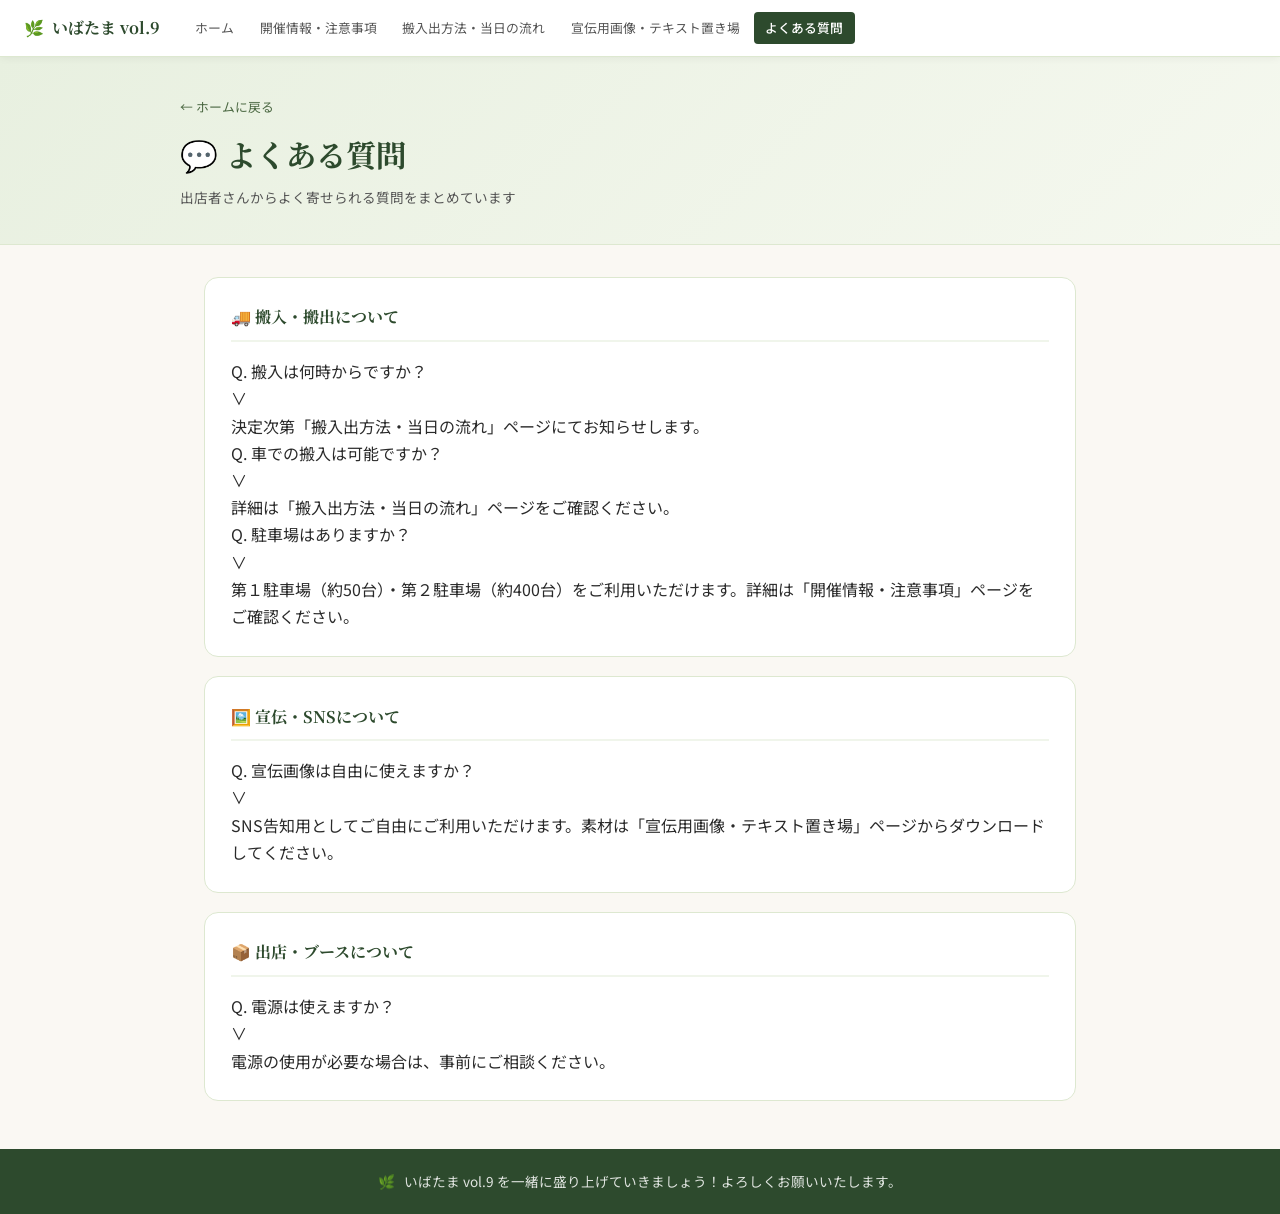
<file: faq.html>
<!DOCTYPE html>
<html lang="ja">
<head>
<meta charset="UTF-8">
<meta name="viewport" content="width=device-width, initial-scale=1.0">
<title>よくある質問 | いばたま vol.9</title>
<link href="https://fonts.googleapis.com/css2?family=Noto+Serif+JP:wght@400;600;700&family=Noto+Sans+JP:wght@300;400;500;600&display=swap" rel="stylesheet">
<link rel="stylesheet" href="style.css">
</head>
<body>

<nav>
  <a class="nav-logo" href="index.html"><span>🌿</span> いばたま vol.9</a>
  <div class="nav-links">
    <a href="index.html">ホーム</a>
    <a href="info.html">開催情報・注意事項</a>
    <a href="move.html">搬入出方法・当日の流れ</a>
    <a href="promo.html">宣伝用画像・テキスト置き場</a>
    <a href="faq.html" class="active">よくある質問</a>
  </div>
</nav>

<div class="page-header">
  <div class="page-header-inner">
    <a class="page-header-back" href="index.html">← ホームに戻る</a>
    <h1>💬 よくある質問</h1>
    <p>出店者さんからよく寄せられる質問をまとめています</p>
  </div>
</div>

<div class="content">

  <div class="section-block">
    <h2>🚚 搬入・搬出について</h2>
    <div class="faq-item">
      <div class="faq-q" onclick="toggleFaq(this)">
        <div class="faq-q-text"><span class="faq-q-label">Q.</span> 搬入は何時からですか？</div>
        <span class="faq-chevron">∨</span>
      </div>
      <div class="faq-answer">決定次第「搬入出方法・当日の流れ」ページにてお知らせします。</div>
    </div>
    <div class="faq-item">
      <div class="faq-q" onclick="toggleFaq(this)">
        <div class="faq-q-text"><span class="faq-q-label">Q.</span> 車での搬入は可能ですか？</div>
        <span class="faq-chevron">∨</span>
      </div>
      <div class="faq-answer">詳細は「搬入出方法・当日の流れ」ページをご確認ください。</div>
    </div>
    <div class="faq-item">
      <div class="faq-q" onclick="toggleFaq(this)">
        <div class="faq-q-text"><span class="faq-q-label">Q.</span> 駐車場はありますか？</div>
        <span class="faq-chevron">∨</span>
      </div>
      <div class="faq-answer">第１駐車場（約50台）・第２駐車場（約400台）をご利用いただけます。詳細は「開催情報・注意事項」ページをご確認ください。</div>
    </div>
  </div>

  <div class="section-block">
    <h2>🖼️ 宣伝・SNSについて</h2>
    <div class="faq-item">
      <div class="faq-q" onclick="toggleFaq(this)">
        <div class="faq-q-text"><span class="faq-q-label">Q.</span> 宣伝画像は自由に使えますか？</div>
        <span class="faq-chevron">∨</span>
      </div>
      <div class="faq-answer">SNS告知用としてご自由にご利用いただけます。素材は「宣伝用画像・テキスト置き場」ページからダウンロードしてください。</div>
    </div>
  </div>

  <div class="section-block">
    <h2>📦 出店・ブースについて</h2>
    <div class="faq-item">
      <div class="faq-q" onclick="toggleFaq(this)">
        <div class="faq-q-text"><span class="faq-q-label">Q.</span> 電源は使えますか？</div>
        <span class="faq-chevron">∨</span>
      </div>
      <div class="faq-answer">電源の使用が必要な場合は、事前にご相談ください。</div>
    </div>
  </div>

</div>

<footer>
  <span>🌿</span>
  <span>いばたま vol.9 を一緒に盛り上げていきましょう！よろしくお願いいたします。</span>
</footer>
<script src="main.js"></script>
</body>
</html>
</file>
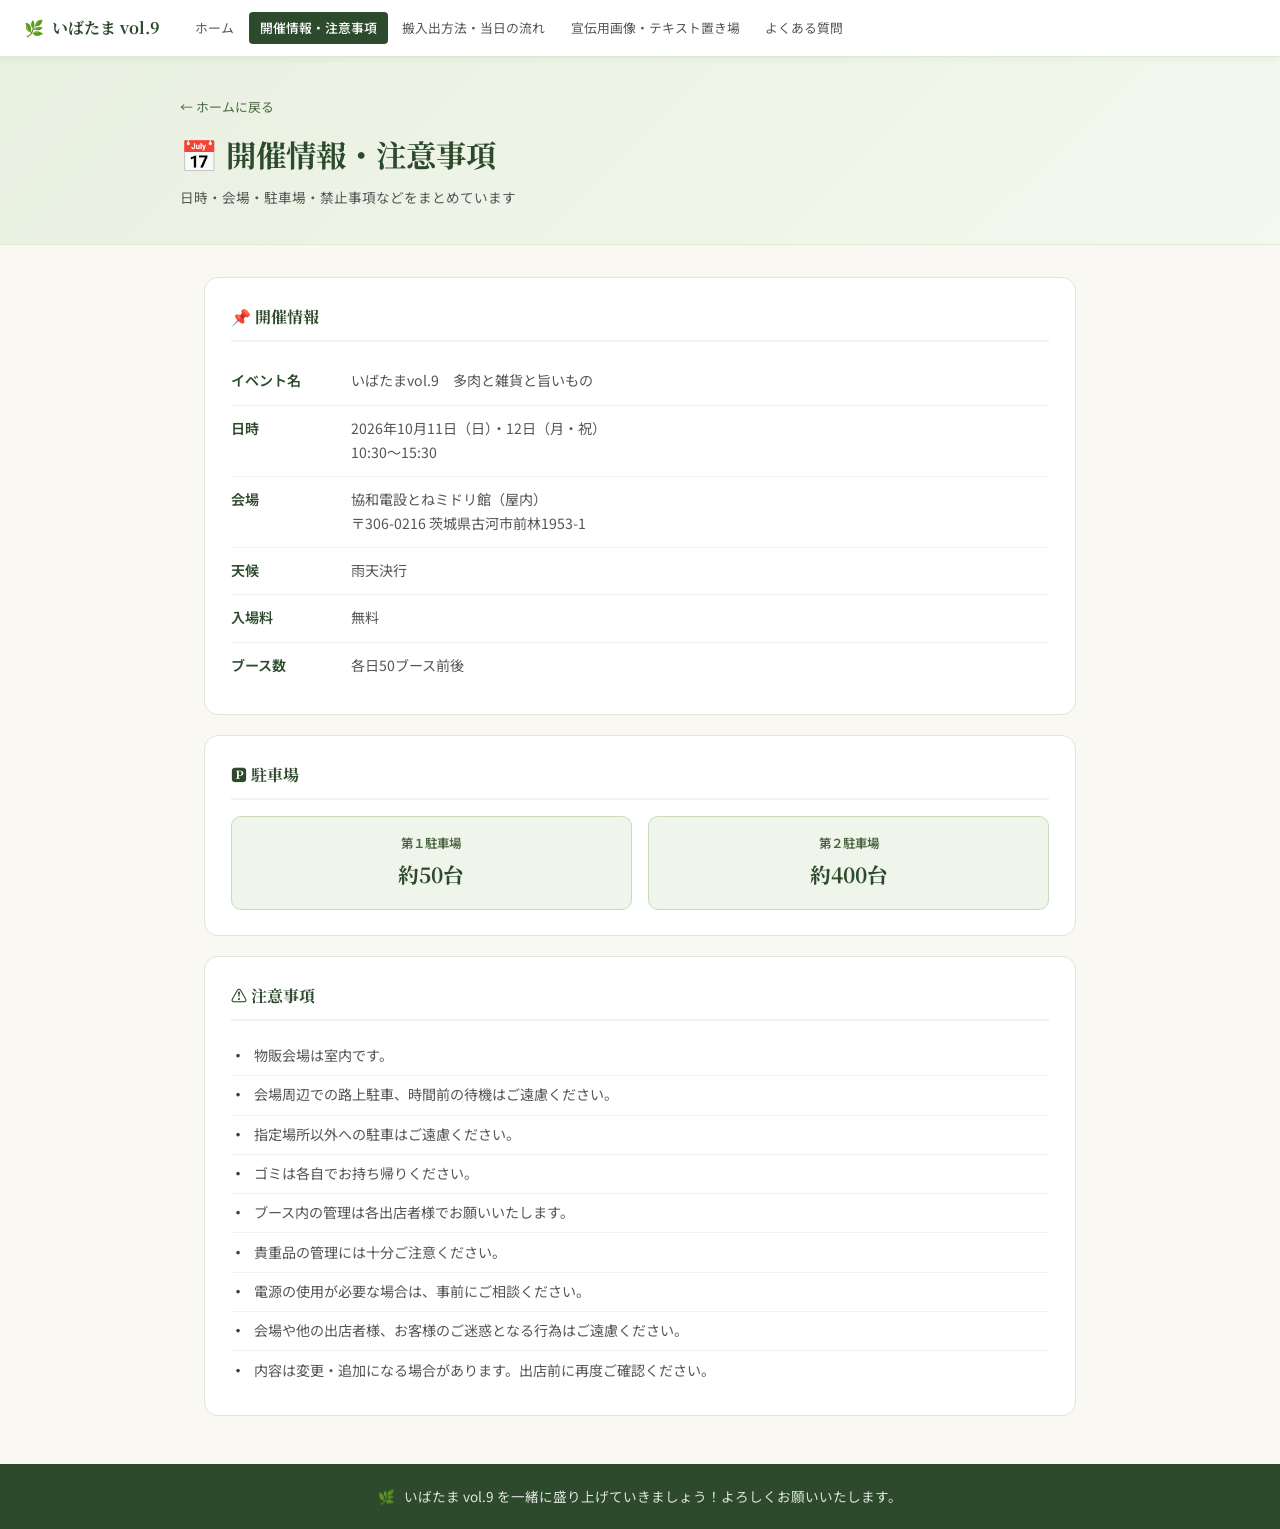
<file: info.html>
<!DOCTYPE html>
<html lang="ja">
<head>
<meta charset="UTF-8">
<meta name="viewport" content="width=device-width, initial-scale=1.0">
<title>開催情報・注意事項 | いばたま vol.9</title>
<link href="https://fonts.googleapis.com/css2?family=Noto+Serif+JP:wght@400;600;700&family=Noto+Sans+JP:wght@300;400;500;600&display=swap" rel="stylesheet">
<link rel="stylesheet" href="style.css">
</head>
<body>

<nav>
  <a class="nav-logo" href="index.html"><span>🌿</span> いばたま vol.9</a>
  <div class="nav-links">
    <a href="index.html">ホーム</a>
    <a href="info.html" class="active">開催情報・注意事項</a>
    <a href="move.html">搬入出方法・当日の流れ</a>
    <a href="promo.html">宣伝用画像・テキスト置き場</a>
    <a href="faq.html">よくある質問</a>
  </div>
</nav>

<div class="page-header">
  <div class="page-header-inner">
    <a class="page-header-back" href="index.html">← ホームに戻る</a>
    <h1>📅 開催情報・注意事項</h1>
    <p>日時・会場・駐車場・禁止事項などをまとめています</p>
  </div>
</div>

<div class="content">

  <div class="section-block">
    <h2>📌 開催情報</h2>
    <table class="info-table">
      <tr>
        <th>イベント名</th>
        <td>いばたまvol.9　多肉と雑貨と旨いもの</td>
      </tr>
      <tr>
        <th>日時</th>
        <td>2026年10月11日（日）・12日（月・祝）<br>10:30〜15:30</td>
      </tr>
      <tr>
        <th>会場</th>
        <td>協和電設とねミドリ館（屋内）<br>〒306-0216 茨城県古河市前林1953-1</td>
      </tr>
      <tr>
        <th>天候</th>
        <td>雨天決行</td>
      </tr>
      <tr>
        <th>入場料</th>
        <td>無料</td>
      </tr>
      <tr>
        <th>ブース数</th>
        <td>各日50ブース前後</td>
      </tr>
    </table>
  </div>

  <div class="section-block">
    <h2>🅿️ 駐車場</h2>
    <div class="parking-grid">
      <div class="parking-card">
        <div class="p-label">第１駐車場</div>
        <div class="p-count">約50台</div>
      </div>
      <div class="parking-card">
        <div class="p-label">第２駐車場</div>
        <div class="p-count">約400台</div>
      </div>
    </div>
  </div>

  <div class="section-block">
    <h2>⚠️ 注意事項</h2>
    <ul class="notice-list">
      <li>物販会場は室内です。</li>
      <li>会場周辺での路上駐車、時間前の待機はご遠慮ください。</li>
      <li>指定場所以外への駐車はご遠慮ください。</li>
      <li>ゴミは各自でお持ち帰りください。</li>
      <li>ブース内の管理は各出店者様でお願いいたします。</li>
      <li>貴重品の管理には十分ご注意ください。</li>
      <li>電源の使用が必要な場合は、事前にご相談ください。</li>
      <li>会場や他の出店者様、お客様のご迷惑となる行為はご遠慮ください。</li>
      <li>内容は変更・追加になる場合があります。出店前に再度ご確認ください。</li>
    </ul>
  </div>

</div>

<footer>
  <span>🌿</span>
  <span>いばたま vol.9 を一緒に盛り上げていきましょう！よろしくお願いいたします。</span>
</footer>
<script src="main.js"></script>
</body>
</html>
</file>
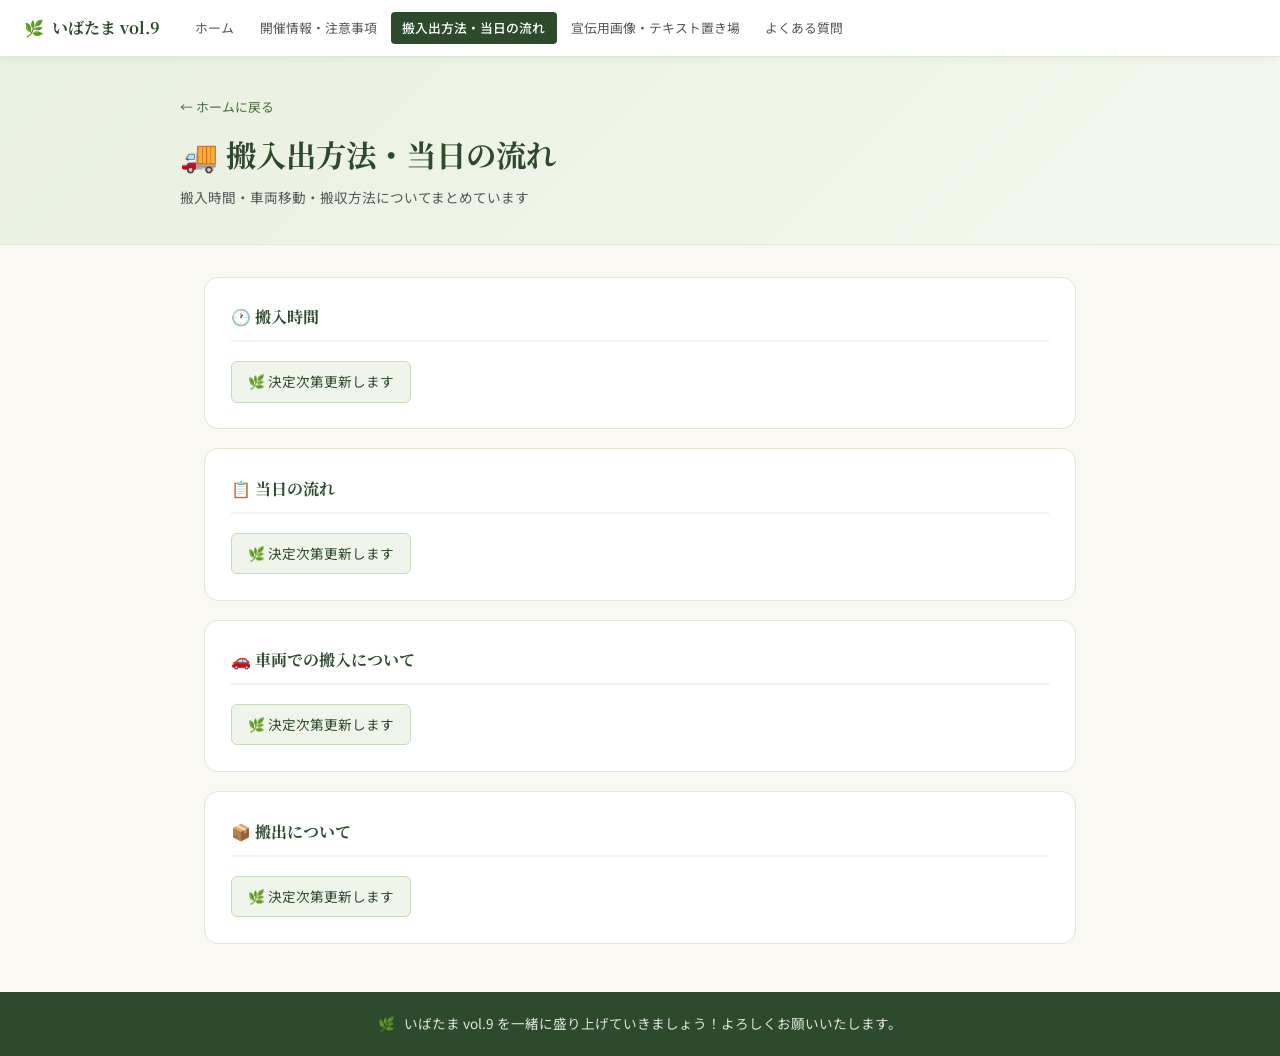
<file: move.html>
<!DOCTYPE html>
<html lang="ja">
<head>
<meta charset="UTF-8">
<meta name="viewport" content="width=device-width, initial-scale=1.0">
<title>搬入出方法・当日の流れ | いばたま vol.9</title>
<link href="https://fonts.googleapis.com/css2?family=Noto+Serif+JP:wght@400;600;700&family=Noto+Sans+JP:wght@300;400;500;600&display=swap" rel="stylesheet">
<link rel="stylesheet" href="style.css">
</head>
<body>

<nav>
  <a class="nav-logo" href="index.html"><span>🌿</span> いばたま vol.9</a>
  <div class="nav-links">
    <a href="index.html">ホーム</a>
    <a href="info.html">開催情報・注意事項</a>
    <a href="move.html" class="active">搬入出方法・当日の流れ</a>
    <a href="promo.html">宣伝用画像・テキスト置き場</a>
    <a href="faq.html">よくある質問</a>
  </div>
</nav>

<div class="page-header">
  <div class="page-header-inner">
    <a class="page-header-back" href="index.html">← ホームに戻る</a>
    <h1>🚚 搬入出方法・当日の流れ</h1>
    <p>搬入時間・車両移動・搬収方法についてまとめています</p>
  </div>
</div>

<div class="content">

  <div class="section-block">
    <h2>🕐 搬入時間</h2>
    <p><span class="pending">🌿 決定次第更新します</span></p>
  </div>

  <div class="section-block">
    <h2>📋 当日の流れ</h2>
    <p><span class="pending">🌿 決定次第更新します</span></p>
  </div>

  <div class="section-block">
    <h2>🚗 車両での搬入について</h2>
    <p><span class="pending">🌿 決定次第更新します</span></p>
  </div>

  <div class="section-block">
    <h2>📦 搬出について</h2>
    <p><span class="pending">🌿 決定次第更新します</span></p>
  </div>

</div>

<footer>
  <span>🌿</span>
  <span>いばたま vol.9 を一緒に盛り上げていきましょう！よろしくお願いいたします。</span>
</footer>
<script src="main.js"></script>
</body>
</html>
</file>
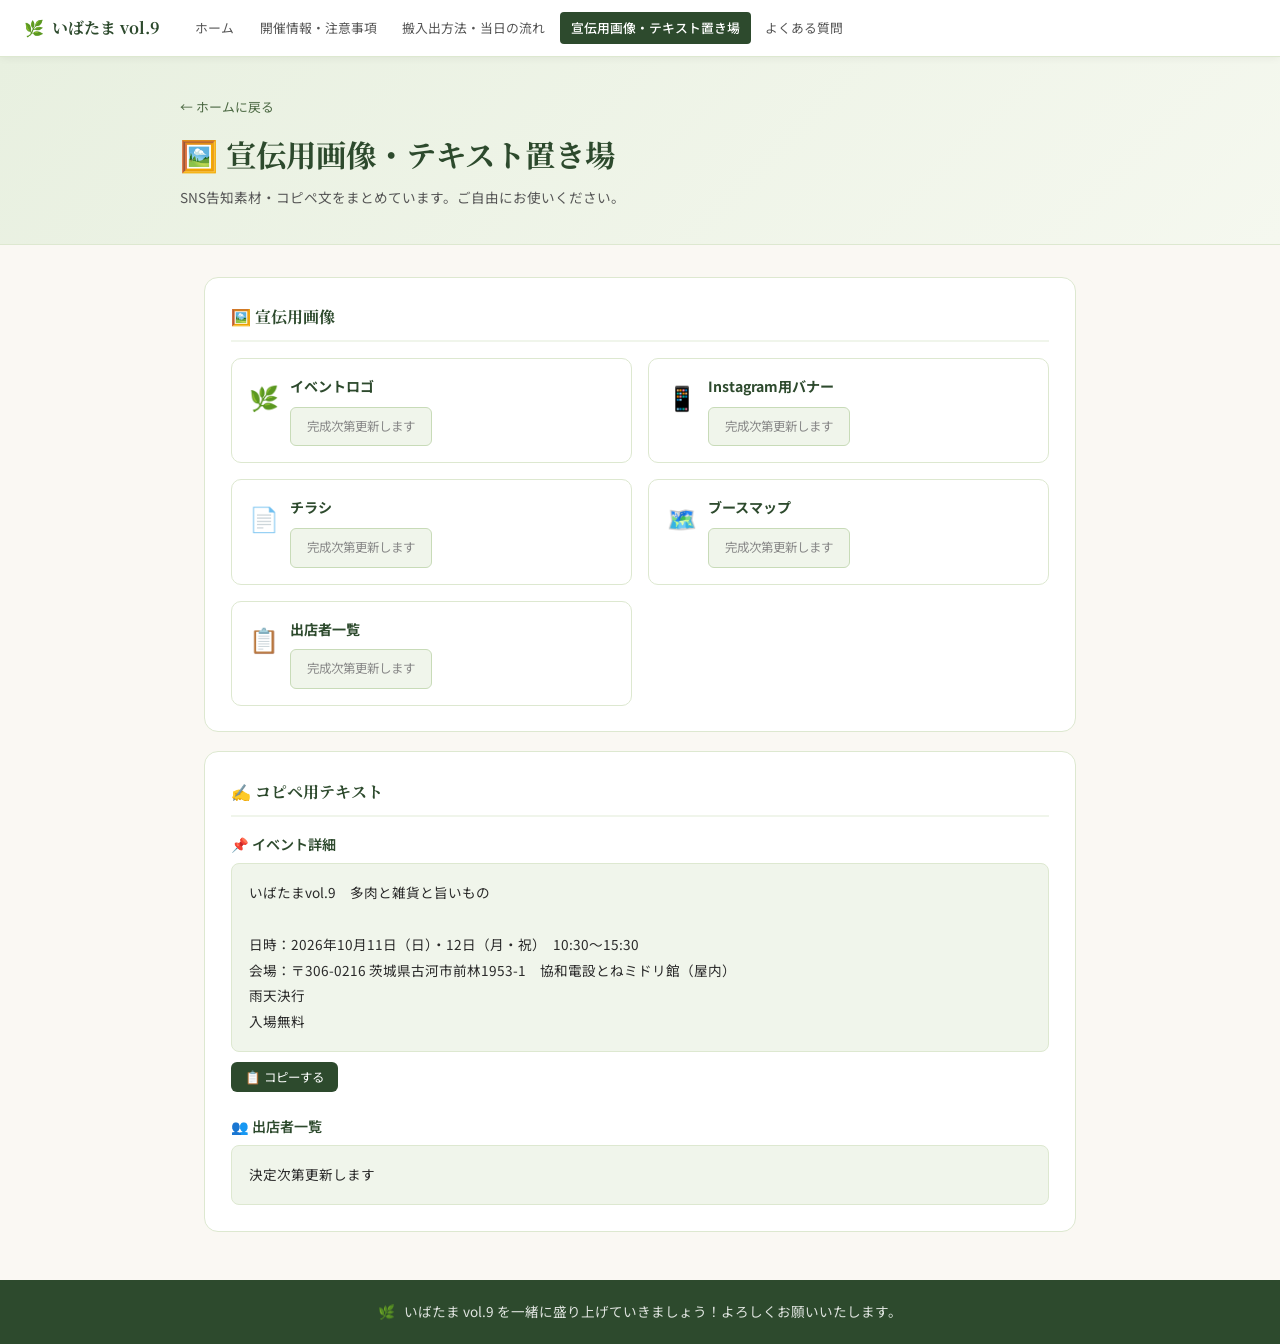
<file: promo.html>
<!DOCTYPE html>
<html lang="ja">
<head>
<meta charset="UTF-8">
<meta name="viewport" content="width=device-width, initial-scale=1.0">
<title>宣伝用画像・テキスト置き場 | いばたま vol.9</title>
<link href="https://fonts.googleapis.com/css2?family=Noto+Serif+JP:wght@400;600;700&family=Noto+Sans+JP:wght@300;400;500;600&display=swap" rel="stylesheet">
<link rel="stylesheet" href="style.css">
</head>
<body>

<nav>
  <a class="nav-logo" href="index.html"><span>🌿</span> いばたま vol.9</a>
  <div class="nav-links">
    <a href="index.html">ホーム</a>
    <a href="info.html">開催情報・注意事項</a>
    <a href="move.html">搬入出方法・当日の流れ</a>
    <a href="promo.html" class="active">宣伝用画像・テキスト置き場</a>
    <a href="faq.html">よくある質問</a>
  </div>
</nav>

<div class="page-header">
  <div class="page-header-inner">
    <a class="page-header-back" href="index.html">← ホームに戻る</a>
    <h1>🖼️ 宣伝用画像・テキスト置き場</h1>
    <p>SNS告知素材・コピペ文をまとめています。ご自由にお使いください。</p>
  </div>
</div>

<div class="content">

  <div class="section-block">
    <h2>🖼️ 宣伝用画像</h2>
    <div class="promo-grid">
      <div class="promo-card">
        <div class="promo-card-icon">🌿</div>
        <div>
          <h3>イベントロゴ</h3>
          <p class="pending" style="margin-top:.3rem;">完成次第更新します</p>
        </div>
      </div>
      <div class="promo-card">
        <div class="promo-card-icon">📱</div>
        <div>
          <h3>Instagram用バナー</h3>
          <p class="pending" style="margin-top:.3rem;">完成次第更新します</p>
        </div>
      </div>
      <div class="promo-card">
        <div class="promo-card-icon">📄</div>
        <div>
          <h3>チラシ</h3>
          <p class="pending" style="margin-top:.3rem;">完成次第更新します</p>
        </div>
      </div>
      <div class="promo-card">
        <div class="promo-card-icon">🗺️</div>
        <div>
          <h3>ブースマップ</h3>
          <p class="pending" style="margin-top:.3rem;">完成次第更新します</p>
        </div>
      </div>
      <div class="promo-card">
        <div class="promo-card-icon">📋</div>
        <div>
          <h3>出店者一覧</h3>
          <p class="pending" style="margin-top:.3rem;">完成次第更新します</p>
        </div>
      </div>
    </div>
  </div>

  <div class="section-block">
    <h2>✍️ コピペ用テキスト</h2>

    <div class="copy-wrap">
      <div class="copy-label">📌 イベント詳細</div>
      <div class="copy-box" id="copy1">いばたまvol.9　多肉と雑貨と旨いもの

日時：2026年10月11日（日）・12日（月・祝）　10:30〜15:30
会場：〒306-0216 茨城県古河市前林1953-1　協和電設とねミドリ館（屋内）
雨天決行
入場無料</div>
      <button class="copy-btn" id="btn-copy1" onclick="copyText('copy1')">📋 コピーする</button>
    </div>

    <div class="copy-wrap">
      <div class="copy-label">👥 出店者一覧</div>
      <div class="copy-box" id="copy2">決定次第更新します</div>
    </div>

  </div>

</div>

<footer>
  <span>🌿</span>
  <span>いばたま vol.9 を一緒に盛り上げていきましょう！よろしくお願いいたします。</span>
</footer>
<script src="main.js"></script>
</body>
</html>
</file>
<file: style.css>
:root {
  --green-dark: #2d4a2d;
  --green-mid: #4a6741;
  --green-light: #7a9e6e;
  --green-pale: #c8dbb8;
  --green-bg: #f0f5eb;
  --cream: #faf8f3;
  --warm-white: #ffffff;
  --text-dark: #2a2a2a;
  --text-mid: #555;
  --text-light: #888;
  --border: #dde8d0;
}
* { margin: 0; padding: 0; box-sizing: border-box; }
body { font-family: 'Noto Sans JP', sans-serif; background: var(--cream); color: var(--text-dark); line-height: 1.7; }

/* NAV */
nav {
  background: var(--warm-white);
  border-bottom: 1px solid var(--border);
  padding: 0 1.5rem;
  display: flex;
  align-items: center;
  gap: 1.5rem;
  position: sticky;
  top: 0;
  z-index: 100;
  box-shadow: 0 1px 8px rgba(0,0,0,0.06);
  flex-wrap: wrap;
}
.nav-logo {
  display: flex;
  align-items: center;
  gap: .5rem;
  font-family: 'Noto Serif JP', serif;
  font-weight: 700;
  font-size: 1rem;
  color: var(--green-dark);
  padding: .9rem 0;
  white-space: nowrap;
  text-decoration: none;
}
.nav-links { display: flex; gap: .2rem; flex-wrap: wrap; flex: 1; padding: .4rem 0; }
.nav-links a {
  text-decoration: none;
  color: var(--text-mid);
  font-size: .8rem;
  padding: .35rem .7rem;
  border-radius: 4px;
  transition: all .2s;
  white-space: nowrap;
}
.nav-links a:hover { background: var(--green-bg); color: var(--green-dark); }
.nav-links a.active { background: var(--green-dark); color: #fff; font-weight: 500; }

/* HERO */
.hero {
  position: relative;
  background: linear-gradient(135deg, #e8f0e0 0%, #f5f8ef 50%, #edf5e5 100%);
  padding: 3.5rem 2rem 2.5rem;
  text-align: center;
  overflow: hidden;
  min-height: 280px;
  display: flex;
  flex-direction: column;
  align-items: center;
  justify-content: center;
}
.hero-deco { position: absolute; opacity: .15; pointer-events: none; }
.hero-deco.left {
  left: -20px; top: 0; bottom: 0; width: 200px;
  background: url("data:image/svg+xml,%3Csvg xmlns='http://www.w3.org/2000/svg' viewBox='0 0 200 400'%3E%3Cellipse cx='60' cy='200' rx='55' ry='180' fill='%234a6741' transform='rotate(-20 60 200)'/%3E%3Cellipse cx='120' cy='150' rx='35' ry='130' fill='%237a9e6e' transform='rotate(15 120 150)'/%3E%3C/svg%3E") center/cover no-repeat;
}
.hero-deco.right {
  right: -10px; top: -20px; width: 180px; height: 320px;
  background: url("data:image/svg+xml,%3Csvg xmlns='http://www.w3.org/2000/svg' viewBox='0 0 200 300'%3E%3Cpath d='M100 280 Q40 200 80 120 Q60 80 100 20 Q140 80 120 120 Q160 200 100 280Z' fill='%234a6741' opacity='.6'/%3E%3C/svg%3E") center/cover no-repeat;
}
.hero-title {
  font-family: 'Noto Serif JP', serif;
  font-size: clamp(1.8rem, 5vw, 2.8rem);
  font-weight: 700;
  color: var(--green-dark);
  line-height: 1.3;
  letter-spacing: .05em;
  position: relative; z-index: 1;
}
.hero-sub { font-size: .9rem; color: var(--text-mid); margin-top: .7rem; position: relative; z-index: 1; }
.hero-date {
  display: inline-flex;
  align-items: center;
  gap: .4rem;
  background: rgba(255,255,255,.75);
  border: 1px solid var(--border);
  border-radius: 999px;
  padding: .3rem 1rem;
  font-size: .8rem;
  color: var(--text-mid);
  margin-top: 1rem;
  position: relative; z-index: 1;
}

/* PAGE HEADER */
.page-header {
  background: linear-gradient(135deg, #e8f0e0 0%, #f5f8ef 100%);
  padding: 2.2rem 2rem;
  border-bottom: 1px solid var(--border);
}
.page-header-inner { max-width: 920px; margin: 0 auto; }
.page-header-back { display: inline-flex; align-items: center; gap: .3rem; font-size: .8rem; color: var(--green-mid); text-decoration: none; margin-bottom: .7rem; }
.page-header-back:hover { color: var(--green-dark); }
.page-header h1 { font-family: 'Noto Serif JP', serif; font-size: clamp(1.4rem, 4vw, 1.9rem); font-weight: 700; color: var(--green-dark); }
.page-header p { font-size: .85rem; color: var(--text-mid); margin-top: .3rem; }

/* CONTENT AREA */
.content { max-width: 920px; margin: 2rem auto 3rem; padding: 0 1.5rem; }

/* SECTION BLOCK */
.section-block {
  background: var(--warm-white);
  border: 1px solid var(--border);
  border-radius: 14px;
  padding: 1.6rem;
  margin-bottom: 1.2rem;
}
.section-block h2 {
  font-family: 'Noto Serif JP', serif;
  font-size: 1rem;
  font-weight: 700;
  color: var(--green-dark);
  margin-bottom: 1rem;
  padding-bottom: .6rem;
  border-bottom: 2px solid var(--green-bg);
  display: flex;
  align-items: center;
  gap: .5rem;
}
.section-block p { font-size: .9rem; color: var(--text-mid); margin-bottom: .5rem; }
.section-block p:last-child { margin-bottom: 0; }

/* pending notice */
.pending {
  display: inline-flex;
  align-items: center;
  gap: .4rem;
  background: var(--green-bg);
  border: 1px solid var(--green-pale);
  border-radius: 6px;
  padding: .5rem 1rem;
  font-size: .85rem;
  color: var(--green-dark);
  margin-top: .2rem;
}

/* INFO TABLE */
.info-table { width: 100%; border-collapse: collapse; font-size: .88rem; }
.info-table tr { border-bottom: 1px solid var(--green-bg); }
.info-table tr:last-child { border-bottom: none; }
.info-table th {
  width: 120px;
  text-align: left;
  padding: .7rem .5rem .7rem 0;
  color: var(--green-dark);
  font-weight: 600;
  vertical-align: top;
  white-space: nowrap;
}
.info-table td { padding: .7rem 0; color: var(--text-mid); }

/* NOTICE LIST */
.notice-list { list-style: none; }
.notice-list li {
  display: flex;
  gap: .6rem;
  padding: .45rem 0;
  border-bottom: 1px solid var(--green-bg);
  font-size: .88rem;
  color: var(--text-mid);
  align-items: flex-start;
}
.notice-list li:last-child { border-bottom: none; }
.notice-list li::before { content: "・"; color: var(--green-dark); font-weight: 700; flex-shrink: 0; }

/* PARKING */
.parking-grid { display: grid; grid-template-columns: 1fr 1fr; gap: 1rem; margin-top: .5rem; }
@media (max-width: 500px) { .parking-grid { grid-template-columns: 1fr; } }
.parking-card {
  background: var(--green-bg);
  border: 1px solid var(--green-pale);
  border-radius: 10px;
  padding: 1rem;
  text-align: center;
}
.parking-card .p-label { font-size: .78rem; color: var(--green-mid); font-weight: 600; margin-bottom: .2rem; }
.parking-card .p-count { font-size: 1.3rem; font-weight: 700; color: var(--green-dark); font-family: 'Noto Serif JP', serif; }

/* TIMELINE */
.timeline { list-style: none; position: relative; padding-left: 1.5rem; }
.timeline::before { content: ''; position: absolute; left: .45rem; top: 0; bottom: 0; width: 2px; background: var(--green-pale); }
.timeline li { position: relative; padding: .5rem 0 .5rem .8rem; font-size: .88rem; color: var(--text-mid); }
.timeline li::before {
  content: '';
  position: absolute;
  left: -1.1rem; top: .85rem;
  width: 10px; height: 10px;
  border-radius: 50%;
  background: var(--green-dark);
  border: 2px solid var(--warm-white);
  box-shadow: 0 0 0 2px var(--green-pale);
}
.timeline-time { display: inline-block; background: var(--green-dark); color: #fff; font-size: .75rem; font-weight: 600; padding: .1rem .5rem; border-radius: 4px; margin-right: .5rem; }

/* PROMO */
.promo-grid { display: grid; grid-template-columns: repeat(2, 1fr); gap: 1rem; margin-top: .8rem; }
@media (max-width: 600px) { .promo-grid { grid-template-columns: 1fr; } }
.promo-card {
  border: 1px solid var(--border);
  border-radius: 10px;
  padding: 1rem 1.1rem;
  display: flex;
  align-items: flex-start;
  gap: .7rem;
}
.promo-card-icon { font-size: 1.5rem; flex-shrink: 0; margin-top: .1rem; }
.promo-card h3 { font-size: .88rem; font-weight: 700; color: var(--green-dark); margin-bottom: .2rem; }
.promo-card p { color: var(--text-light); font-size: .78rem; }

/* COPY BOX */
.copy-wrap { margin-bottom: 1.4rem; }
.copy-wrap:last-child { margin-bottom: 0; }
.copy-label { font-weight: 600; color: var(--green-dark); font-size: .88rem; margin-bottom: .4rem; }
.copy-box {
  background: var(--green-bg);
  border: 1px solid var(--border);
  border-radius: 8px;
  padding: 1rem 1.1rem;
  font-size: .85rem;
  color: var(--text-dark);
  white-space: pre-wrap;
  line-height: 1.9;
}
.copy-btn {
  display: inline-flex;
  align-items: center;
  gap: .3rem;
  background: var(--green-dark);
  color: #fff;
  border: none;
  padding: .4rem .9rem;
  border-radius: 6px;
  font-size: .78rem;
  cursor: pointer;
  margin-top: .6rem;
  font-family: 'Noto Sans JP', sans-serif;
  transition: background .2s;
}
.copy-btn:hover { background: var(--green-mid); }

/* CARDS (home) */
.cards-section {
  max-width: 920px;
  margin: 2rem auto;
  padding: 0 1.5rem;
  display: grid;
  grid-template-columns: repeat(4, 1fr);
  gap: 1rem;
}
@media (max-width: 700px) { .cards-section { grid-template-columns: repeat(2, 1fr); } }
.card {
  background: var(--warm-white);
  border: 1px solid var(--border);
  border-radius: 14px;
  padding: 1.4rem 1rem 1.1rem;
  text-align: center;
  cursor: pointer;
  transition: all .25s;
  text-decoration: none;
  color: inherit;
  display: block;
  position: relative;
  animation: fadeUp .4s ease both;
}
.card:nth-child(1) { animation-delay: .05s; }
.card:nth-child(2) { animation-delay: .1s; }
.card:nth-child(3) { animation-delay: .15s; }
.card:nth-child(4) { animation-delay: .2s; }
.card:hover { transform: translateY(-4px); box-shadow: 0 10px 28px rgba(45,74,45,.13); border-color: var(--green-pale); }
.card-num {
  position: absolute; top: -10px; left: 14px;
  background: var(--green-dark); color: #fff;
  width: 22px; height: 22px; border-radius: 50%;
  font-size: .72rem; font-weight: 700;
  display: flex; align-items: center; justify-content: center;
}
.card-icon { font-size: 2.2rem; margin-bottom: .5rem; display: block; }
.card-title { font-size: .85rem; font-weight: 700; color: var(--green-dark); margin-bottom: .3rem; }
.card-desc { font-size: .73rem; color: var(--text-light); line-height: 1.4; }
.card-arrow { display: block; margin-top: .5rem; color: var(--green-light); font-size: .9rem; }

/* TWO-COL */
.two-col {
  max-width: 920px;
  margin: 0 auto 2rem;
  padding: 0 1.5rem;
  display: grid;
  grid-template-columns: 1fr 1fr;
  gap: 1.2rem;
}
@media (max-width: 650px) { .two-col { grid-template-columns: 1fr; } }
.panel {
  background: var(--warm-white);
  border: 1px solid var(--border);
  border-radius: 14px;
  padding: 1.4rem;
  position: relative;
  overflow: hidden;
}
.panel-title {
  font-family: 'Noto Serif JP', serif;
  font-weight: 700;
  font-size: .95rem;
  color: var(--green-dark);
  margin-bottom: 1rem;
  display: flex;
  align-items: center;
  gap: .4rem;
}
.panel-deco { position: absolute; right: 10px; bottom: 10px; font-size: 2.8rem; opacity: .08; pointer-events: none; }

/* Updates */
.update-list { list-style: none; }
.update-list li { display: flex; gap: .7rem; padding: .45rem 0; border-bottom: 1px solid var(--green-bg); font-size: .85rem; align-items: flex-start; }
.update-list li:last-child { border-bottom: none; }
.update-date { background: var(--green-bg); color: var(--green-dark); font-weight: 600; font-size: .75rem; padding: .15rem .45rem; border-radius: 4px; white-space: nowrap; flex-shrink: 0; margin-top: .15rem; }

/* Schedule */
.schedule-list { list-style: none; }
.schedule-list li { display: flex; gap: .7rem; padding: .45rem 0; border-bottom: 1px solid var(--green-bg); font-size: .85rem; align-items: flex-start; }
.schedule-list li:last-child { border-bottom: none; }
.schedule-month { background: var(--green-dark); color: #fff; font-weight: 600; font-size: .75rem; padding: .15rem .5rem; border-radius: 4px; white-space: nowrap; flex-shrink: 0; margin-top: .15rem; }

/* FOOTER */
footer { background: var(--green-dark); color: rgba(255,255,255,.85); text-align: center; padding: 1.3rem 2rem; font-size: .85rem; display: flex; align-items: center; justify-content: center; gap: .6rem; }

@keyframes fadeUp {
  from { opacity: 0; transform: translateY(14px); }
  to   { opacity: 1; transform: translateY(0); }
}
</file>
